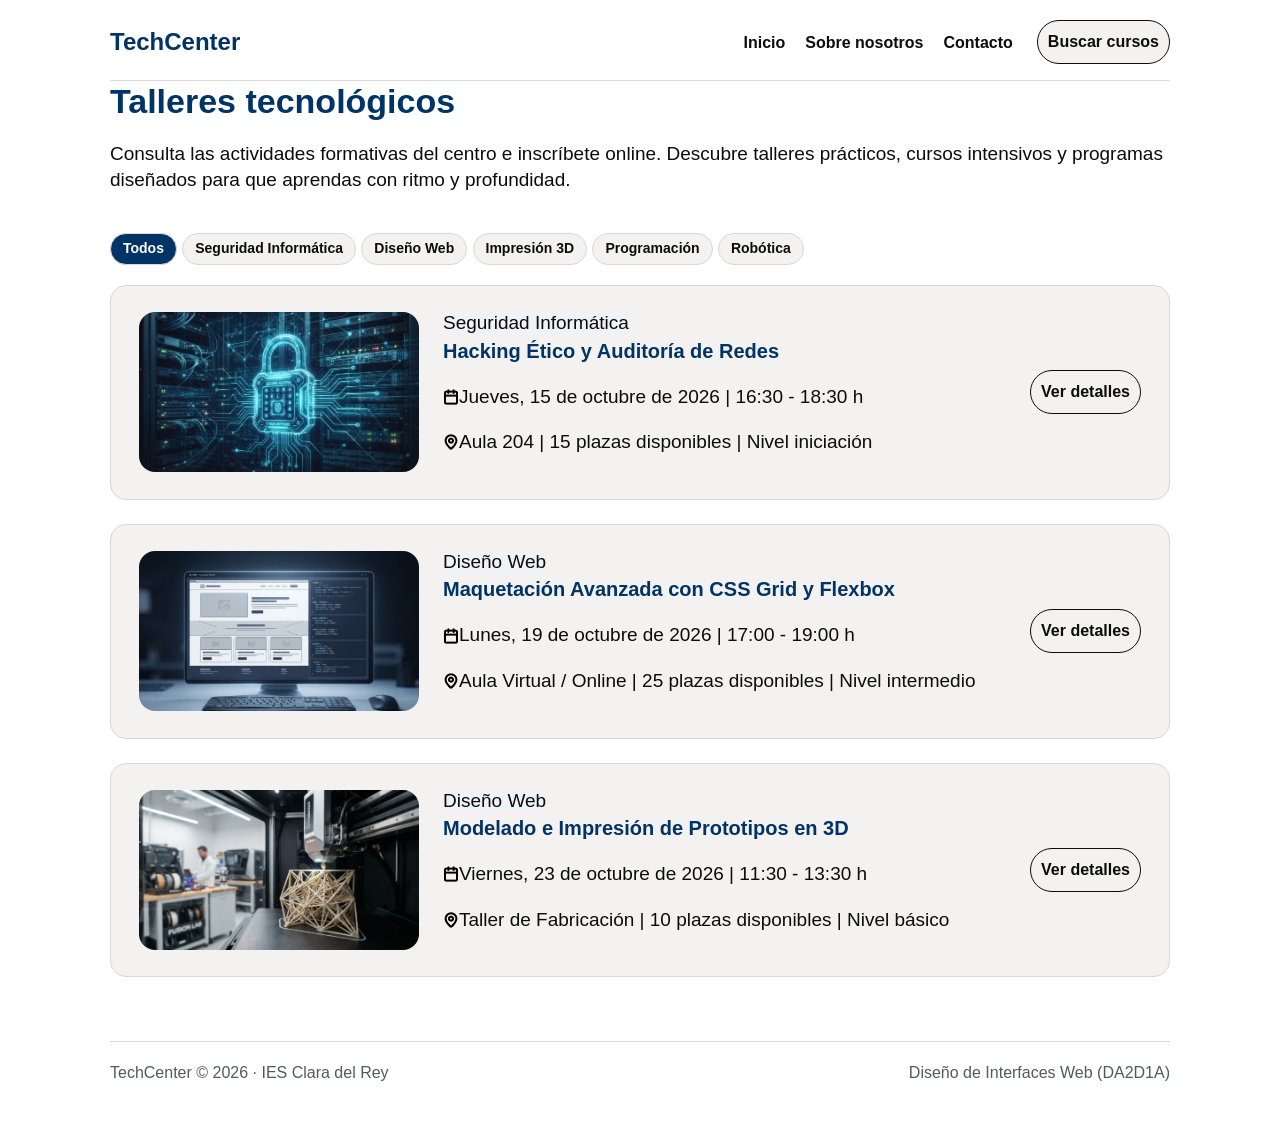
<file: src/index.html>
<!doctype html>
<html lang="en">

<head>
	<meta charset="UTF-8" />
	<meta name="viewport" content="width=device-width, initial-scale=1.0" />
	<title>TechCenter</title>
	<link rel="stylesheet" href="../src/css/index.css">
</head>

<body>
	<header class="tc-header">
		<a href="./index.html" class="tc-logo">TechCenter</a>

		<nav class="tc-nav" aria-label="Navegación principal">
			<ul class="tc-nav-links">
				<li>
					<a href="./index.html" class="tc-nav-link">Inicio</a>
				</li>
				<li>
					<a href="sobre-nosotros.html" class="tc-nav-link">Sobre nosotros</a>
				</li>
				<li><a href="contacto.html" class="tc-nav-link">Contacto</a></li>
			</ul>

			<a href="listado-talleres.html" class="tc-btn tc-btn--secondary">Buscar cursos</a>

			<button class="tc-menu-btn" aria-label="Abrir menú" type="button">
				<svg width="24" height="24" viewBox="0 0 24 24" fill="none" stroke="currentColor" stroke-width="2.5"
					stroke-linecap="round">
					<line x1="3" y1="6" x2="21" y2="6"></line>
					<line x1="3" y1="12" x2="21" y2="12"></line>
					<line x1="3" y1="18" x2="21" y2="18"></line>
				</svg>
			</button>
		</nav>
	</header>
	<main class="tc-container container-main">
		<div>
			<h1 class="tc-title-h1">Talleres tecnológicos</h1>
			<p class="tc-caption">
				Consulta las actividades formativas del centro e inscríbete online. Descubre talleres prácticos, cursos
				intensivos y programas diseñados para que aprendas con ritmo y profundidad.
			</p>
		</div>
		<div class="tc-filters-bar">
			<a href="#" class="tc-chip tc-chip--active">Todos</a>
			<a href="#" class="tc-chip">Seguridad Informática</a>
			<a href="#" class="tc-chip">Diseño Web</a>
			<a href="#" class="tc-chip">Impresión 3D</a>
			<a href="#" class="tc-chip">Programación</a>
			<a href="#" class="tc-chip">Robótica</a>
		</div>

		<section class="tc-workshops-list">
			<article class="tc-card container-card-taller">
				<div class="tc-card-image">
					<img src="../img/HackingEtico.jpg" alt="Hacking Ético">
				</div>
				<div class="tc-card-content card-space">
					<span class="tc-filter-chip span-margin">Seguridad
						Informática</span>
					<h2 class="tc-title-h2">Hacking Ético y Auditoría de Redes</h2>
					<p class="tc-caption"><img src="../img/calendar.png" alt="icon-calendar">Jueves, 15 de octubre de
						2026 | 16:30 - 18:30 h</p>
					<p class="tc-caption"><img src="../img/map-pin.png" alt="icon-map">Aula 204 | 15 plazas disponibles |
						Nivel iniciación</p>
				</div>
				<div class="tc-card-action ">
					<a href="./detalle-taller.html" class="tc-btn tc-btn--secondary">Ver detalles</a>
				</div>
			</article>
			<article class="tc-card container-card-taller">
				<div class="tc-card-image">
					<img src="../img/MaquetacionAvanzadaCss.jpg" alt="Maquetación Avanzada">
				</div>
				<div class="tc-card-content card-space">
					<span class="tc-filter-chip span-margin">Diseño Web</span>
					<h2 class="tc-title-h2">Maquetación Avanzada con CSS Grid y Flexbox</h2>
					<p class="tc-caption"><img src="../img/calendar.png" alt="icon-calendar"> Lunes, 19 de octubre de
						2026 | 17:00 - 19:00 h</p>
					<p class="tc-caption"><img src="../img/map-pin.png" alt="icon-map">Aula Virtual / Online | 25 plazas
						disponibles | Nivel intermedio</p>
				</div>
				<div class="tc-card-action">
					<a href="./detalle-taller.html" class="tc-btn tc-btn--secondary">Ver detalles</a>
				</div>
			</article>
			<article class="tc-card container-card-taller">
				<div class="tc-card-image">
					<img src="../img/ModeladoImpresion.jpg" alt="Maquetación Avanzada">
				</div>
				<div class="tc-card-content card-space">
					<span class="tc-filter-chip span-margin">Diseño
						Web</span>
					<h2 class="tc-title-h2">Modelado e Impresión de Prototipos en 3D</h2>
					<p class="tc-caption"><img src="../img/calendar.png" alt="icon-calendar">Viernes, 23 de octubre de
						2026 | 11:30 - 13:30 h</p>
					<p class="tc-caption"><img src="../img/map-pin.png" alt="icon-map">Taller de Fabricación | 10 plazas
						disponibles | Nivel básico</p>
				</div>
				<div class="tc-card-action">
					<a href="./detalle-taller.html" class="tc-btn tc-btn--secondary">Ver detalles</a>
				</div>
			</article>

		</section>
	</main>
	<footer class="tc-footer">
      <span>TechCenter &copy; 2026 &middot; IES Clara del Rey</span>
      <span>Diseño de Interfaces Web (DA2D1A)</span>
    </footer>
</body>

</html>
</file>
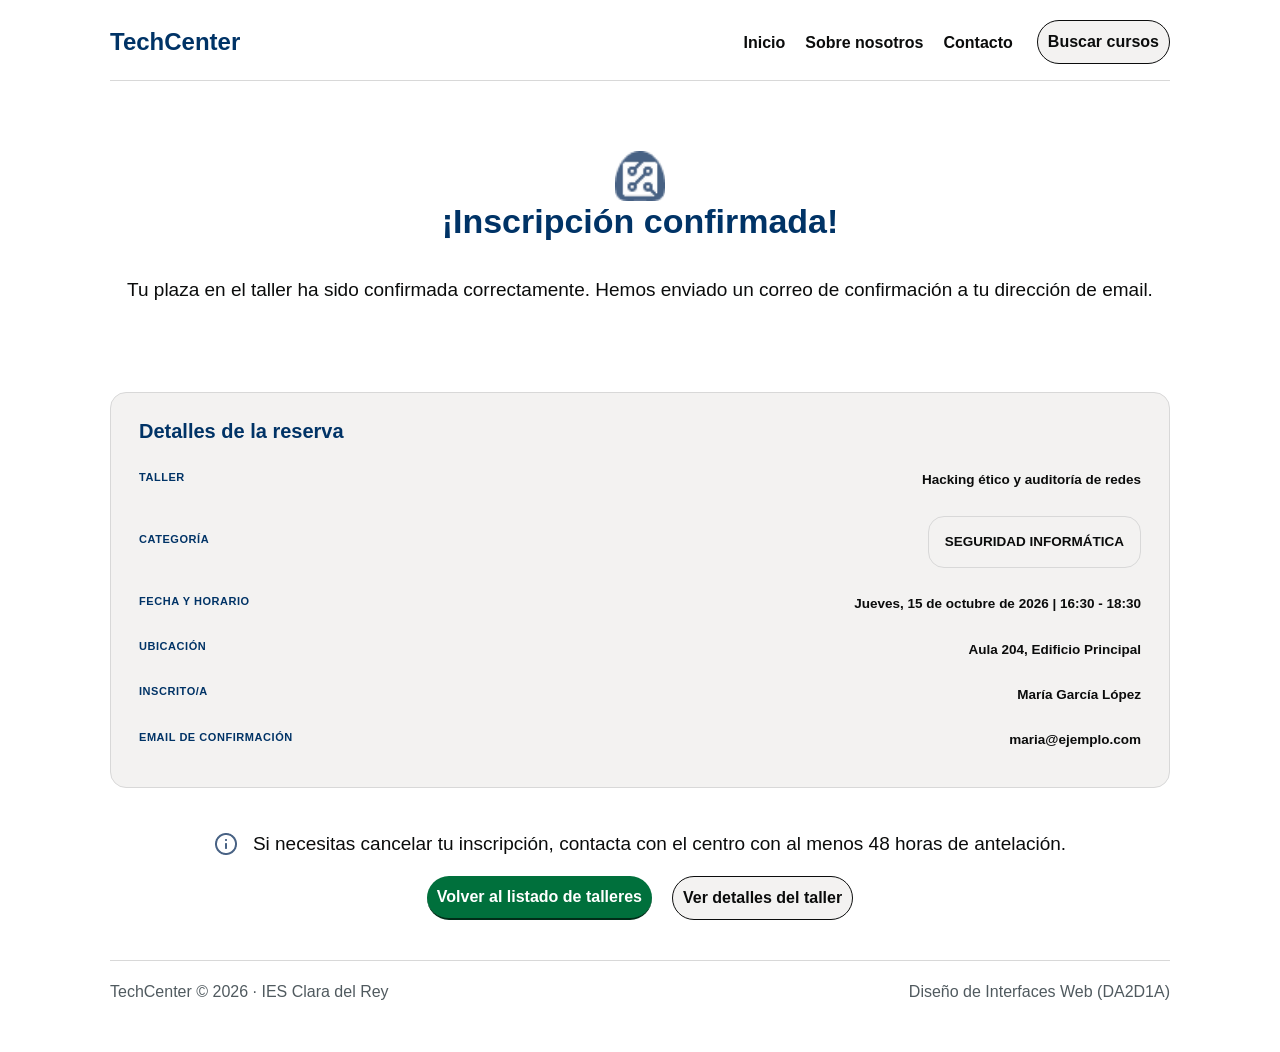
<file: src/confirmacionFormulario.html>
<!doctype html>
<html lang="en">

<head>
  <meta charset="UTF-8" />
  <meta name="viewport" content="width=device-width, initial-scale=1.0" />
  <link rel="stylesheet" href="./css/confirmacionForm.css" />
  <title>Confirmación envío</title>
</head>

<body>
  <header class="tc-header">
    <a href="index.html" class="tc-logo">TechCenter</a>

    <nav class="tc-nav" aria-label="Navegación principal">
      <ul class="tc-nav-links">
        <li>
          <a href="index.html" class="tc-nav-link">Inicio</a>
        </li>
        <li>
          <a href="sobre-nosotros.html" class="tc-nav-link">Sobre nosotros</a>
        </li>
        <li><a href="contacto.html" class="tc-nav-link">Contacto</a></li>
      </ul>

      <a href="listado-talleres.html" class="tc-btn tc-btn--secondary">Buscar cursos</a>

      <button class="tc-menu-btn" aria-label="Abrir menú" type="button">
        <svg width="24" height="24" viewBox="0 0 24 24" fill="none" stroke="currentColor" stroke-width="2.5"
          stroke-linecap="round">
          <line x1="3" y1="6" x2="21" y2="6"></line>
          <line x1="3" y1="12" x2="21" y2="12"></line>
          <line x1="3" y1="18" x2="21" y2="18"></line>
        </svg>
      </button>
    </nav>
  </header>

  <main>
    <div class="inscription-ok-text">
      <img src="../img/TechCenter-logo.png" alt="logo" />
      <h1 class="tc-title-h1">¡Inscripción confirmada!</h1>
      <p class="tc-caption">
        Tu plaza en el taller ha sido confirmada correctamente. Hemos enviado
        un correo de confirmación a tu dirección de email.
      </p>
    </div>
    <div class="tc-card">
      <h2 class="tc-title-h2">Detalles de la reserva</h2>
      <div class="detalle-reserva">
        <span class="tc-metadata-label">Taller</span>
        <p class="tc-metadata-value">Hacking ético y auditoría de redes</p>
      </div>
      <div class="detalle-reserva">
        <span class="tc-metadata-label">Categoría</span>
        <p class="tc-metadata-item tc-metadata-value">SEGURIDAD INFORMÁTICA</p>
      </div>
      <div class="detalle-reserva">
        <span class="tc-metadata-label">Fecha y horario</span>
        <p class="tc-metadata-value">Jueves, 15 de octubre de 2026 | 16:30 - 18:30</p>
      </div>
      <div class="detalle-reserva">
        <span class="tc-metadata-label">Ubicación</span>
        <p class="tc-metadata-value">Aula 204, Edificio Principal</p>
      </div>
      <div class="detalle-reserva">
        <span class="tc-metadata-label">Inscrito/a</span>
        <p class="tc-metadata-value">María García López</p>
      </div>
      <div class="detalle-reserva">
        <span class="tc-metadata-label">Email de confirmación</span>
        <p class="tc-metadata-value">maria@ejemplo.com</p>
      </div>
    </div>
    <div class="message">
      <img src="../img/info.png" alt="aviso" />
      <p class="tc-caption">
        Si necesitas cancelar tu inscripción, contacta con el centro con al
        menos 48 horas de antelación.
      </p>
    </div>
    <div class="buttons-finish">
      <a href="./index.html" class="tc-btn tc-btn--primary"> Volver al listado de talleres </a>
      <a href="./detalle-taller.html" class="tc-btn--secondary  tc-btn">Ver detalles del taller</a>
    </div>
  </main>

  <footer class="tc-footer">
    <span>TechCenter &copy; 2026 &middot; IES Clara del Rey</span>
    <span>Diseño de Interfaces Web (DA2D1A)</span>
  </footer>
</body>

</html>
</file>
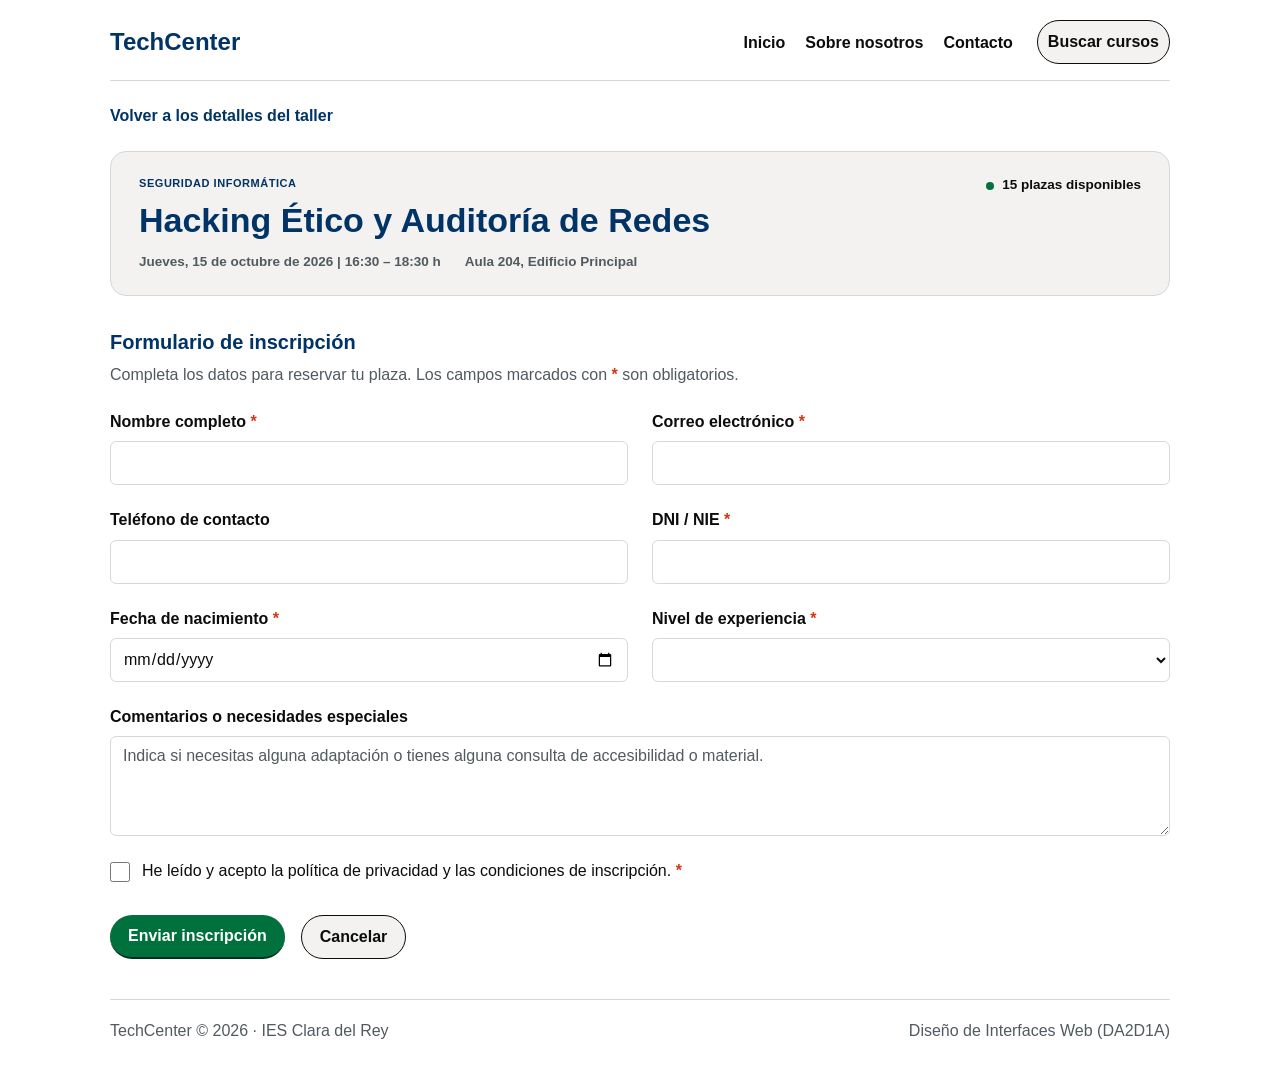
<file: src/formulario-pagina.html>
<!DOCTYPE html>
<html lang="es">

<head>
    <meta charset="UTF-8">
    <meta name="viewport" content="width=device-width, initial-scale=1.0">
    <title>Inscripción al taller | TechCenter</title>
    <link rel="stylesheet" href="../src/css/formulario.css">
</head>

<body>


    <main class="contenedor">
         <header class="tc-header">
        <a href="./index.html" class="tc-logo">TechCenter</a>

        <nav class="tc-nav" aria-label="Navegación principal">
          <ul class="tc-nav-links">
            <li>
              <a href="./index.html" class="tc-nav-link">Inicio</a>
            </li>
            <li>
              <a href="sobre-nosotros.html" class="tc-nav-link"
                >Sobre nosotros</a
              >
            </li>
            <li><a href="contacto.html" class="tc-nav-link">Contacto</a></li>
          </ul>

                <!-- Botón para volver al catálogo -->
                <a href="listado-talleres.html" class="tc-btn tc-btn--secondary">Buscar cursos</a>

                <!-- Botón menú hamburguesa accesible para móvil (44x44px) -->
                <button class="tc-menu-btn" aria-label="Abrir menú" type="button">
                    <svg width="24" height="24" viewBox="0 0 24 24" fill="none" stroke="currentColor" stroke-width="2.5"
                        stroke-linecap="round">
                        <line x1="3" y1="6" x2="21" y2="6"></line>
                        <line x1="3" y1="12" x2="21" y2="12"></line>
                        <line x1="3" y1="18" x2="21" y2="18"></line>
                    </svg>
                </button>
            </nav>
        </header>
        <a class="volver" href="./detalle-taller.html">Volver a los detalles del taller</a>

        <section class="tarjeta-taller" aria-labelledby="titulo-taller">
            <div class="categoria">SEGURIDAD INFORMÁTICA</div>
            <span class="plazas"><span class="punto"></span>15 plazas disponibles</span>

            <h1 id="titulo-taller">Hacking Ético y Auditoría de Redes</h1>

            <div class="datos-taller">
                <span>Jueves, 15 de octubre de 2026 | 16:30 – 18:30 h</span>
                <span>Aula 204, Edificio Principal</span>
            </div>
        </section>

        <section class="seccion-formulario" aria-labelledby="titulo-formulario">
            <h2 id="titulo-formulario">Formulario de inscripción</h2>
            <p class="ayuda">Completa los datos para reservar tu plaza. Los campos marcados con <span>*</span> son
                obligatorios.</p>

            <form action="confirmacionFormulario.html" method="GET">
                <div class="rejilla-campos">
                    <div class="campo">
                        <label for="nombre">Nombre completo <span>*</span></label>
                        <input type="text" id="nombre" name="nombre" autocomplete="name" required>
                    </div>

                    <div class="campo">
                        <label for="correo">Correo electrónico <span>*</span></label>
                        <input type="email" id="correo" name="correo" autocomplete="email" required>
                    </div>

                    <div class="campo">
                        <label for="telefono">Teléfono de contacto</label>
                        <input type="tel" id="telefono" name="telefono" autocomplete="tel">
                    </div>

                    <div class="campo">
                        <label for="dni">DNI / NIE <span>*</span></label>
                        <input type="text" id="dni" name="dni" required>
                    </div>

                    <div class="campo">
                        <label for="nacimiento">Fecha de nacimiento <span>*</span></label>
                        <input type="date" id="nacimiento" name="nacimiento" required>
                    </div>

                    <div class="campo">
                        <label for="experiencia">Nivel de experiencia <span>*</span></label>
                        <select id="experiencia" name="experiencia" required>
                            <option value="" selected disabled></option>
                            <option value="principiante">Principiante</option>
                            <option value="intermedio">Intermedio</option>
                            <option value="avanzado">Avanzado</option>
                        </select>
                    </div>

                    <div class="campo campo-completo">
                        <label for="comentarios">Comentarios o necesidades especiales</label>
                        <textarea id="comentarios" name="comentarios"
                            placeholder="Indica si necesitas alguna adaptación o tienes alguna consulta de accesibilidad o material."></textarea>
                    </div>
                </div>

                <div class="aceptacion">
                    <input type="checkbox" id="privacidad" name="privacidad" required>
                    <label for="privacidad">He leído y acepto la política de privacidad y las condiciones de
                        inscripción. <span>*</span></label>
                </div>

                <div class="acciones">
                    <button class="boton boton-principal" type="submit">Enviar inscripción</button>
                    <button class="boton boton-secundario" type="reset">Cancelar</button>
                </div>
            </form>
        </section>

        <footer class="tc-footer">
            <span>TechCenter &copy; 2026 &middot; IES Clara del Rey</span>
            <span>Diseño de Interfaces Web (DA2D1A)</span>
        </footer>
    </main>


</body>

</html>
</file>
<file: src/css/index.css>
@import url("./techcenter-theme.css");

body {
    max-width: 1100px;
    margin: 0 auto;
    padding: 1.25rem 1.25rem 3rem 1.25rem;
}

.tc-header {
    display: flex;
    justify-content: space-between;
    align-items: center;
    padding-bottom: 1rem;
    border-bottom: 1px solid var(--tc-color-border-subtle);
}

.tc-logo {
    font-size: 1.5rem;
    font-weight: 700;
    color: var(--tc-color-brand-primary);
    text-decoration: none !important;
}

.tc-nav {
    display: flex;
    align-items: center;
    gap: 1.5rem;
}

.tc-nav-links {
    display: flex;
    list-style: none;
    margin: 0;
    padding: 0;
    gap: 1.25rem;
}

.tc-nav-link {
    color: var(--tc-color-text-main);
    font-size: var(--tc-font-size-caption);
    font-weight: 600;
}

button[type="button"].tc-menu-btn {
    display: none;
    align-items: center;
    justify-content: center;
    width: var(--tc-touch-target-min);
    height: var(--tc-touch-target-min);
    background: transparent;
    border: none;
    cursor: pointer;
    color: var(--tc-color-text-main);
}

.container-main {
    display: flex;
    flex-direction: column;
    gap: 20px;
}

.container-card-taller {
    display: flex;
    gap: 1.5rem;
    align-items: center;
}

.tc-card-image img {
    border-radius: var(--tc-radius-card);
    width: 280px;
    height: 160px;
    object-fit: cover;
}

.tc-chip--active {
    background-color: var(--tc-color-brand-primary);
    color: #ffffff;
}

.tc-chip--active:hover {
    background-color: var(--tc-color-brand-primary);
}

.card-space {
    flex: 1;
}

.tc-card-content .span-margin {
    margin-bottom: 0.5rem;
    pointer-events: none;
    border-radius: 5px;
    background-color: #EFF2F6;
}

.card-space>.tc-caption {
    display: flex;
    align-items: center;
}

.tc-footer {
    border-top: 1px solid var(--tc-color-border-subtle);
    padding-top: 1.25rem;
    margin-top: 2.5rem;
    display: flex;
    justify-content: space-between;
    font-size: var(--tc-font-size-caption);
    color: var(--tc-color-text-muted);
}

@media (max-width: 620px) {

    .tc-nav-links,
    .tc-nav .tc-btn--secondary {
        display: none;
    }

    button[type="button"].tc-menu-btn {
        display: inline-flex;
    }

    .tc-card-image {
        width: 100%;
    }

    .tc-card-image img {
        width: 100%;
    }

    .tc-caption {
        gap: 10px;
    }

    .tc-chip--active {
        background-color: var(--tc-color-brand-primary);
        color: #ffffff;
    }

    .tc-chip--active:hover {
        background-color: var(--tc-color-brand-primary);
    }

    .container-card-taller {
        display: flex;
        gap: 1.5rem;
        align-items: center;
        flex-direction: column;
    }

    .tc-footer {
        flex-direction: column;
        gap: 0.5rem;
        text-align: center;
    }
}
</file>
<file: src/css/confirmacionForm.css>
@import url(./techcenter-theme.css);

body {
    max-width: 1100px;
    margin: 0 auto;
    padding: 1.25rem 1.25rem 3rem 1.25rem;
}

main tbody {
    align-items: left;
    text-align: left;
}

.tc-metadata-label {
    margin-right: auto;
}

.inscription-ok-text {
    text-align: center;
    display: flex;
    flex-direction: column;
    align-items: center;
    margin: 70px 0px;
}

.inscription-ok-text img {
    width: 50px;
}

.message {
    display: flex;
    justify-content: center;
    align-content: stretch;
    align-items: center;
    gap: 15px;
}

.buttons-finish {
    display: flex;
    justify-content: center;
    gap: 20px;
    margin-bottom: 35px;
}

.tc-header {
    display: flex;
    justify-content: space-between;
    align-items: center;
    padding-bottom: 1rem;
    border-bottom: 1px solid var(--tc-color-border-subtle);
}

.tc-logo {
    font-size: 1.5rem;
    font-weight: 700;
    color: var(--tc-color-brand-primary);
    text-decoration: none !important;
}

.tc-nav {
    display: flex;
    align-items: center;
    gap: 1.5rem;
}

.tc-nav-links {
    display: flex;
    list-style: none;
    margin: 0;
    padding: 0;
    gap: 1.25rem;
}

.tc-nav-link {
    color: var(--tc-color-text-main);
    font-size: var(--tc-font-size-caption);
    font-weight: 600;
}

button[type="button"].tc-menu-btn {
    display: none;
    align-items: center;
    justify-content: center;
    width: var(--tc-touch-target-min);
    height: var(--tc-touch-target-min);
    background: transparent;
    border: none;
    cursor: pointer;
    color: var(--tc-color-text-main);
}

.container-info {
    border: 1px solid black;
    padding: 10px 30px;
    border-radius: var(--tc-radi);
}

.detalle-reserva {
    display: flex;
    align-items: center;
}

.detalle-reserva span {
    min-width: 200px;
}

.tc-footer {
    border-top: 1px solid var(--tc-color-border-subtle);
    padding-top: 1.25rem;
    margin-top: 2.5rem;
    display: flex;
    justify-content: space-between;
    font-size: var(--tc-font-size-caption);
    color: var(--tc-color-text-muted);
}

/* Media Query: Adaptación móvil (≤ 640px) */
@media (max-width: 640px) {

    .tc-nav-links,
    .tc-nav .tc-btn--secondary {
        display: none;
    }

    button[type="button"].tc-menu-btn {
        display: inline-flex;
    }

    /* Reordenación visual en móvil: la imagen se coloca arriba */
    .tc-hero {
        grid-template-columns: 1fr;
        grid-template-areas: "imagen" "texto";
        gap: 1.25rem;
    }

    .tc-hero-imagen {
        max-height: 220px;
    }

    .tc-cta-buttons {
        flex-direction: column;
    }

    .tc-footer {
        flex-direction: column;
        gap: 0.5rem;
        text-align: center;
    }

    .detalle-reserva {
        flex-direction: column;
        align-items: flex-start;

    }

    .detalle-reserva span {
        margin-bottom: 0px;
    }

    .tc-metadata-item {
        padding: 0px;
    }

    .tc-metadata-value {
        margin-bottom: 18px;
        margin-top: 0px;
    }

    .tc-caption {
        font-size: var(--tc-font-size-caption);
    }

    .buttons-finish {
        flex-direction: column;
        gap: 10px;
    }

    .inscription-ok-text {
        margin-bottom: 25px;
    }
}
</file>
<file: src/css/formulario.css>
@import url("../css/techcenter-theme.css");

/* Estilos generales y contenedor principal */
* {
  box-sizing: border-box;
}

body {
  margin: 0;
  padding: 0;
  color: var(--tc-color-text-main);
  background-color: var(--tc-color-bg-canvas);
  font-family: var(--tc-font-family);
  font-size: var(--tc-font-size-body);
  line-height: 1.4;
}

/* Contenedor principal centrado */
.contenedor {
  max-width: 1100px;
  margin: 0 auto;
  padding: 1.25rem 1.25rem 3rem 1.25rem;
}

/* Cabecera estructurada con Flexbox */
.tc-header {
  display: flex;
  justify-content: space-between;
  align-items: center;
  padding-bottom: 1rem;
  border-bottom: 1px solid var(--tc-color-border-subtle);
}

.tc-logo {
  font-size: 1.5rem;
  font-weight: 700;
  color: var(--tc-color-brand-primary);
  text-decoration: none !important;
}

.tc-nav {
  display: flex;
  align-items: center;
  gap: 1.5rem;
}

.tc-nav-links {
  display: flex;
  list-style: none;
  margin: 0;
  padding: 0;
  gap: 1.25rem;
}

.tc-nav-link {
  color: var(--tc-color-text-main);
  font-size: var(--tc-font-size-caption);
  font-weight: 600;
}

/* Selector de atributo + clase: botón de menú hamburguesa (oculto en escritorio) */
button[type="button"].tc-menu-btn {
  display: none;
  align-items: center;
  justify-content: center;
  width: var(--tc-touch-target-min);
  height: var(--tc-touch-target-min);
  background: transparent;
  border: none;
  cursor: pointer;
  color: var(--tc-color-text-main);
}

/* Enlace de retroceso */
.volver {
  display: inline-flex;
  align-items: center;
  gap: 0.5rem;
  font-size: var(--tc-font-size-caption);
  font-weight: 600;
  color: var(--tc-color-brand-primary);
  text-decoration: none;
  margin: 1.5rem 0;
}

.volver:hover {
  text-decoration: underline;
}

/* Tarjeta con los detalles del taller (Banner de persistencia de contexto) */
.tarjeta-taller {
  position: relative;
  background-color: var(--tc-color-surface-card);
  border: 1px solid var(--tc-color-border-subtle);
  border-radius: var(--tc-radius-card);
  padding: 1.5rem 1.75rem;
  margin-bottom: 2rem;
}

.categoria {
  font-size: var(--tc-font-size-meta-label);
  font-weight: 700;
  text-transform: uppercase;
  color: var(--tc-color-brand-primary);
  letter-spacing: 0.05em;
  margin-bottom: 0.5rem;
}

.plazas {
  position: absolute;
  top: 1.5rem;
  right: 1.75rem;
  font-size: var(--tc-font-size-meta-value);
  font-weight: 600;
  color: var(--tc-color-text-main);
  display: inline-flex;
  align-items: center;
}

.punto {
  display: inline-block;
  width: 8px;
  height: 8px;
  margin-right: 0.5rem;
  background-color: var(--tc-color-action-primary);
  border-radius: 50%;
}

.tarjeta-taller h1 {
  margin: 0 0 0.75rem 0;
  font-size: var(--tc-font-size-h1);
  font-weight: 700;
  color: var(--tc-color-brand-primary);
  line-height: 1.2;
}

.datos-taller {
  display: flex;
  flex-wrap: wrap;
  gap: 1.5rem;
  font-size: var(--tc-font-size-meta-value);
  font-weight: 600;
  color: var(--tc-color-text-muted);
}

/* Formulario de inscripción */
.seccion-formulario h2 {
  margin: 0 0 0.5rem 0;
  font-size: var(--tc-font-size-h2);
  font-weight: 600;
  color: var(--tc-color-brand-primary);
}

.ayuda {
  margin: 0 0 1.5rem 0;
  font-size: var(--tc-font-size-caption);
  color: var(--tc-color-text-muted);
}

/* Asterisco rojo de campos obligatorios según guía (#D43510) */
.ayuda span,
.campo label span,
.aceptacion label span {
  color: var(--tc-color-error);
  font-weight: 700;
}

.formulario {
  background-color: var(--tc-color-surface-card);
  border: 1px solid var(--tc-color-border-subtle);
  border-radius: var(--tc-radius-card);
  padding: 2rem 1.75rem;
}

.rejilla-campos {
  display: grid;
  grid-template-columns: repeat(2, minmax(0, 1fr));
  column-gap: 1.5rem;
  row-gap: 1.5rem;
}

.campo {
  display: flex;
  flex-direction: column;
  min-width: 0;
}

.campo label {
  margin-bottom: 0.5rem;
  font-size: var(--tc-font-size-caption);
  font-weight: 600;
  color: var(--tc-color-text-main);
}

/* Inputs, selects y textareas con altura mínima de 44px */
.campo input,
.campo select,
.campo textarea {
  width: 100%;
  min-height: var(--tc-touch-target-min);
  padding: 0.6rem 0.75rem;
  font-family: var(--tc-font-family);
  font-size: var(--tc-font-size-caption);
  color: var(--tc-color-text-main);
  background-color: #ffffff;
  border: 1px solid var(--tc-color-border-subtle);
  border-radius: 6px;
  outline: none;
  transition:
    border-color 0.15s ease,
    box-shadow 0.15s ease;
}

.campo textarea {
  min-height: 100px;
  resize: vertical;
}

/* Anillo de foco accesible GOV.UK (#FFBF00 + reborde negro de 3px) */
.campo input:focus,
.campo select:focus,
.campo textarea:focus {
  outline: 3px solid var(--tc-color-focus-stroke);
  box-shadow: 0 0 0 3px var(--tc-color-focus-halo);
  border-color: var(--tc-color-focus-stroke);
}

.campo textarea::placeholder {
  color: var(--tc-color-text-muted);
}

.campo-completo {
  grid-column: 1 / -1;
}

/* Checkbox de aceptación legal */
.aceptacion {
  display: flex;
  align-items: center;
  gap: 0.75rem;
  margin-top: 1.5rem;
}

.aceptacion input {
  width: 20px;
  height: 20px;
  margin: 0;
  cursor: pointer;
  accent-color: var(--tc-color-action-primary);
}

.aceptacion input:focus-visible {
  outline: 3px solid var(--tc-color-focus-stroke);
  box-shadow: 0 0 0 3px var(--tc-color-focus-halo);
}

.aceptacion label {
  font-size: var(--tc-font-size-caption);
  color: var(--tc-color-text-main);
  line-height: 1.4;
  cursor: pointer;
}

/* Botones de acción con ergonomía táctil (mínimo 44px de alto) */
.acciones {
  display: flex;
  align-items: center;
  gap: 1rem;
  margin-top: 2rem;
}

.boton {
  display: inline-flex;
  align-items: center;
  justify-content: center;
  min-height: var(--tc-touch-target-min);
  padding: 8px 18px;
  font-family: var(--tc-font-family);
  font-size: var(--tc-font-size-caption);
  font-weight: 600;
  border-radius: var(--tc-radius-pill);
  cursor: pointer;
  border: none;
  text-decoration: none;
  transition:
    background-color 0.15s ease,
    transform 0.05s ease;
}

.boton:focus-visible {
  outline: 3px solid var(--tc-color-focus-stroke);
  box-shadow: 0 0 0 3px var(--tc-color-focus-halo);
}

/* Botón principal (verde con relieve abajo de 2px) */
.boton-principal {
  background-color: var(--tc-color-action-primary);
  color: #ffffff;
  border-bottom: 2px solid var(--tc-color-action-primary-dark);
}

.boton-principal:hover {
  background-color: var(--tc-color-action-primary-hover);
}

/* Al hacer clic baja 2px simulando pulsación y oculta el borde inferior */
.boton-principal:active {
  transform: translateY(2px);
  border-bottom-color: transparent;
}

/* Botón secundario (gris con borde de contraste) */
.boton-secundario {
  background-color: var(--tc-color-action-sec-bg);
  color: var(--tc-color-text-main);
  border: 1px solid var(--tc-color-action-sec-border);
}

.boton-secundario:hover {
  background-color: #e5e4e3;
}

.boton-secundario:active {
  transform: translateY(1px);
}

/* Pie de página */
.tc-footer {
  border-top: 1px solid var(--tc-color-border-subtle);
  padding-top: 1.25rem;
  margin-top: 2.5rem;
  display: flex;
  justify-content: space-between;
  font-size: var(--tc-font-size-caption);
  color: var(--tc-color-text-muted);
}

/* Media Query: Adaptación móvil (≤ 640px) */
@media (max-width: 640px) {
  .tc-nav-links,
  .tc-nav .tc-btn--secondary {
    display: none;
  }

  button[type="button"].tc-menu-btn {
    display: inline-flex;
  }

  .plazas {
    position: static;
    margin-bottom: 0.75rem;
  }

  .datos-taller {
    flex-direction: column;
    gap: 0.5rem;
  }

  .formulario {
    padding: 1.5rem 1rem;
  }

  .rejilla-campos {
    grid-template-columns: 1fr;
    row-gap: 1.25rem;
  }

  .campo-completo {
    grid-column: auto;
  }

  /* Los botones ocupan todo el ancho y se apilan verticalmente */
  .acciones {
    flex-direction: column;
    width: 100%;
  }

  .acciones .boton {
    width: 100%;
  }

  .tc-footer {
    flex-direction: column;
    gap: 0.5rem;
    text-align: center;
  }
}
</file>
